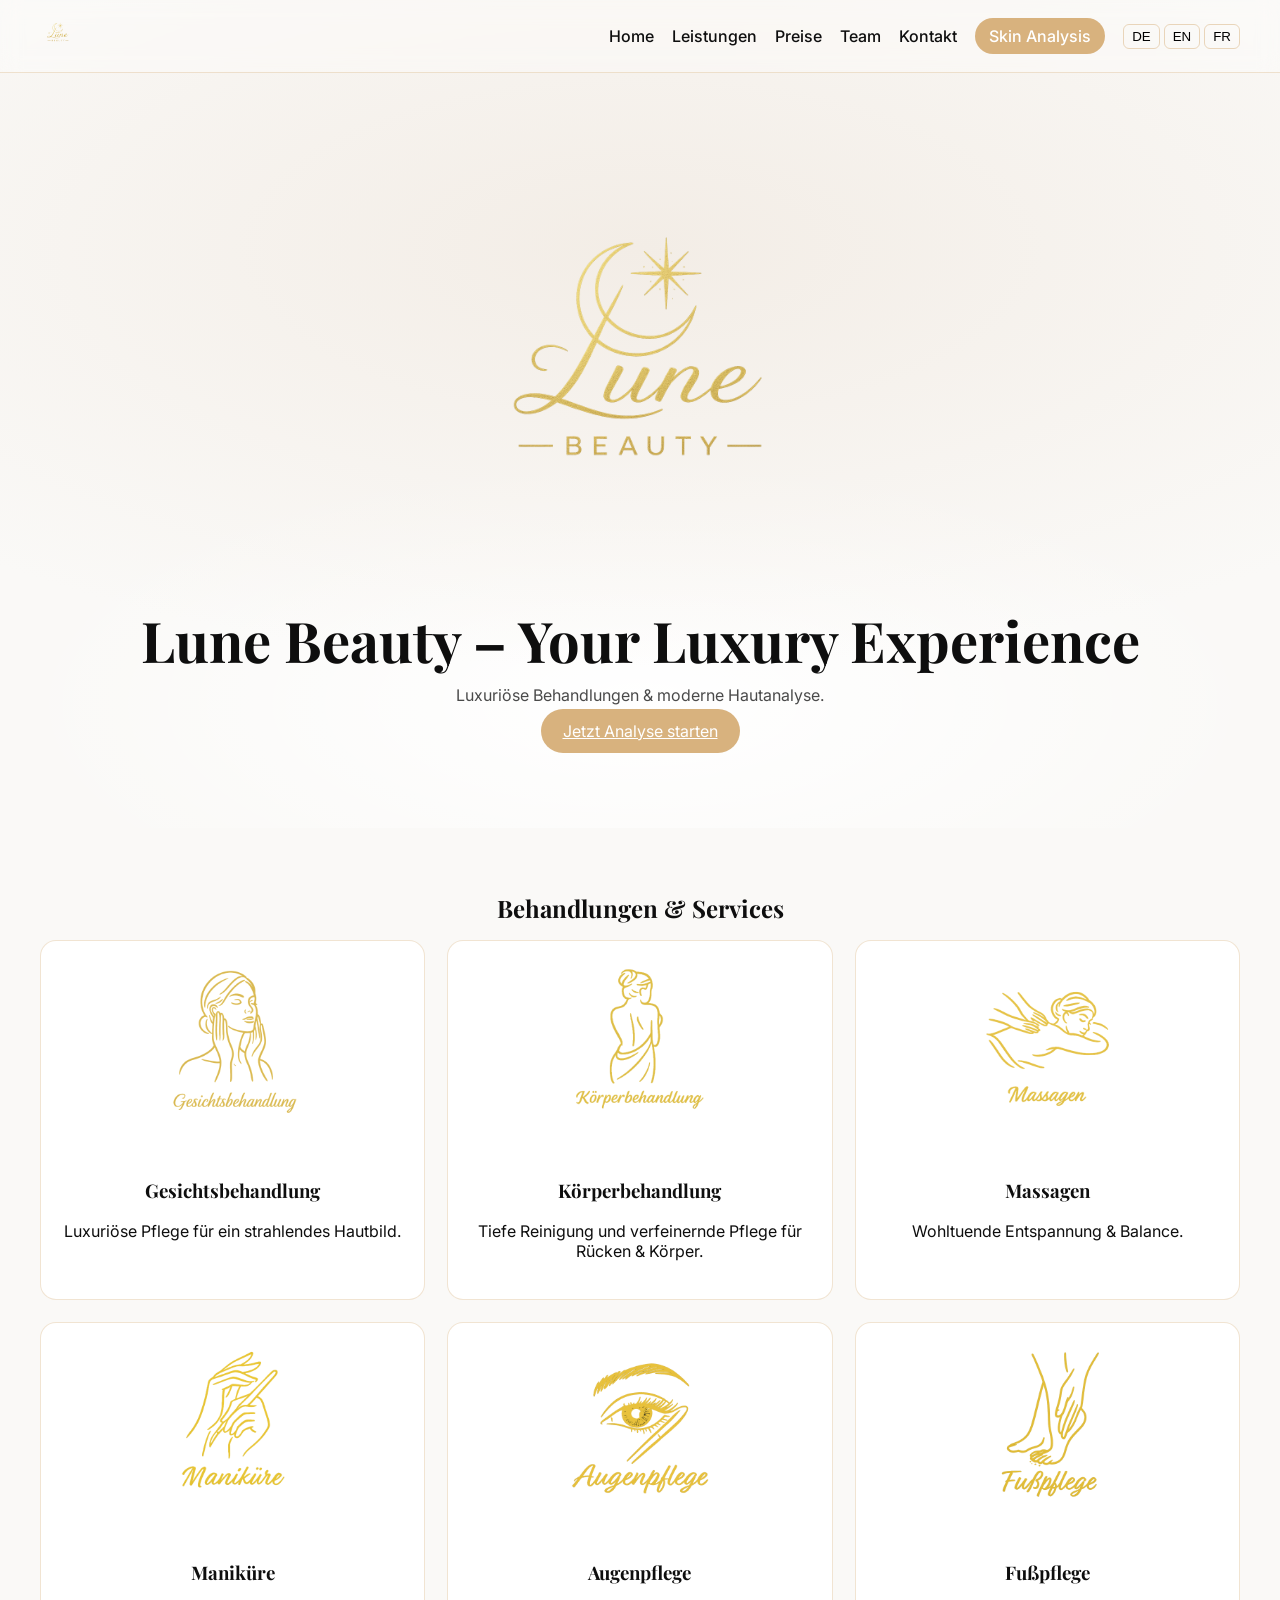
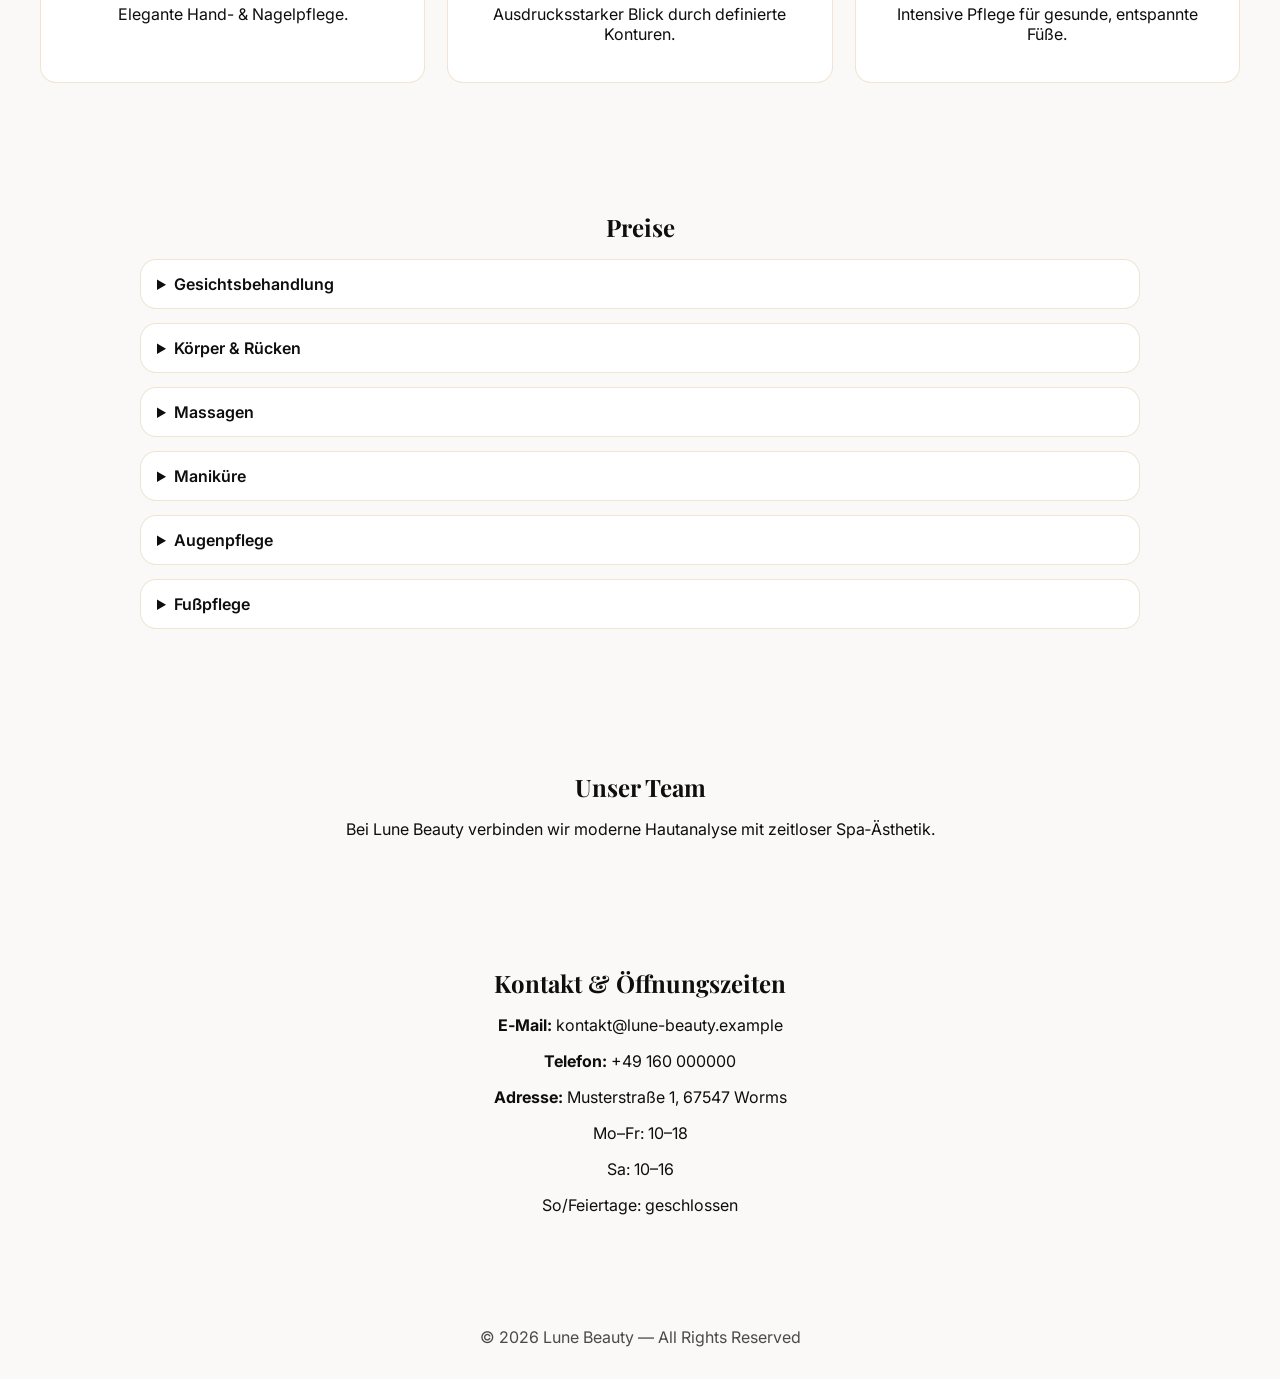
<file: index.html>
<!DOCTYPE html>
<html lang="de">
<head>
  <meta charset="UTF-8" />
  <meta name="viewport" content="width=device-width, initial-scale=1" />
  <title>Lune Beauty – Your Luxury Experience</title>
  <link href="https://fonts.googleapis.com/css2?family=Playfair+Display:wght@400;600;700&family=Inter:wght@300;400;500;600&display=swap" rel="stylesheet">
  <link rel="stylesheet" href="assets/css/base.css" />
  <link rel="stylesheet" href="assets/css/main.css" />
</head>
<body>
  <nav class="top-nav" id="topNav">
    <div class="nav-inner">
      <div class="brand">
        <img src="assets/img/Logo.png" alt="Lune Beauty" class="brand-logo" />
      </div>
      <ul class="nav-links">
        <li><a href="#hero" data-i18n="nav.home">Home</a></li>
        <li><a href="#services" data-i18n="nav.services">Leistungen</a></li>
        <li><a href="#pricing" data-i18n="nav.pricing">Preise</a></li>
        <li><a href="#team" data-i18n="nav.team">Team</a></li>
        <li><a href="#contact" data-i18n="nav.contact">Kontakt</a></li>
        <li><a class="cta" href="app.html" data-i18n="nav.analysis">Skin Analysis</a></li>
        <li class="lang-switch">
          <button data-lang="de">DE</button>
          <button data-lang="en">EN</button>
          <button data-lang="fr">FR</button>
        </li>
      </ul>
    </div>
  </nav>

  <header id="hero" class="hero">
    <div class="hero-texture" aria-hidden="true"></div>
    <div class="hero-content">
      <img src="assets/img/Logo.png" class="hero-logo" alt="Lune Beauty" />
      <h1 class="hero-title" data-i18n="hero.title">Lune Beauty – Your Luxury Experience</h1>
      <p class="hero-sub" data-i18n="hero.sub">Luxuriöse Behandlungen & moderne Hautanalyse.</p>
      <a class="gold-btn" href="app.html" data-i18n="hero.cta">Jetzt Analyse starten</a>
    </div>
  </header>

  <section id="services" class="section services">
    <h2 class="section-title" data-i18n="services.title">Behandlungen & Services</h2>
    <div class="grid-3x2">
      <article class="service-card" data-target="acc-face">
        <img src="assets/img/Gesichtsbehandlung.png" alt="Gesichtsbehandlung" />
        <h3 data-i18n="services.face.title">Gesichtsbehandlung</h3>
        <p data-i18n="services.face.desc">Luxuriöse Pflege für ein strahlendes Hautbild.</p>
      </article>
      <article class="service-card" data-target="acc-body">
        <img src="assets/img/Körperbehandlung.png" alt="Körperbehandlung" />
        <h3 data-i18n="services.body.title">Körperbehandlung</h3>
        <p data-i18n="services.body.desc">Tiefe Reinigung und verfeinernde Pflege für Rücken & Körper.</p>
      </article>
      <article class="service-card" data-target="acc-massage">
        <img src="assets/img/Massagen.png" alt="Massagen" />
        <h3 data-i18n="services.massage.title">Massagen</h3>
        <p data-i18n="services.massage.desc">Wohltuende Entspannung & Balance.</p>
      </article>
      <article class="service-card" data-target="acc-mani">
        <img src="assets/img/Maniküre.png" alt="Maniküre" />
        <h3 data-i18n="services.manicure.title">Maniküre</h3>
        <p data-i18n="services.manicure.desc">Elegante Hand- & Nagelpflege.</p>
      </article>
      <article class="service-card" data-target="acc-eye">
        <img src="assets/img/Augenpflege.png" alt="Augenpflege" />
        <h3 data-i18n="services.eyes.title">Augenpflege</h3>
        <p data-i18n="services.eyes.desc">Ausdrucksstarker Blick durch definierte Konturen.</p>
      </article>
      <article class="service-card" data-target="acc-feet">
        <img src="assets/img/Fußpflege.png" alt="Fußpflege" />
        <h3 data-i18n="services.feet.title">Fußpflege</h3>
        <p data-i18n="services.feet.desc">Intensive Pflege für gesunde, entspannte Füße.</p>
      </article>
    </div>
  </section>

  <section id="pricing" class="section">
    <h2 class="section-title" data-i18n="pricing.title">Preise</h2>
    <details id="acc-face" class="acc"><summary data-i18n="pricing.face">Gesichtsbehandlung</summary>
      <ul class="acc-list">
        <li><strong data-i18n="pricing.items.face.basic.title">Basis‑Gesichtsbehandlung</strong><p data-i18n="pricing.items.face.basic.desc">Sanfte Reinigung, Peeling, Maske und Pflege.</p><div class="price">65 €</div></li>
        <li><strong data-i18n="pricing.items.face.neck.title">Gesicht + Hals & Dekolleté</strong><p data-i18n="pricing.items.face.neck.desc">Erweiterte Intensivpflege für Gesicht & Dekolleté.</p><div class="price">81 €</div></li>
      </ul>
    </details>
    <details id="acc-body" class="acc"><summary data-i18n="pricing.body">Körper & Rücken</summary>
      <ul class="acc-list">
        <li><strong data-i18n="pricing.items.body.back.title">Kosmetische Rückenbehandlung</strong><p data-i18n="pricing.items.body.back.desc">Reinigung, Peeling und Pflege.</p><div class="price">81 €</div></li>
      </ul>
    </details>
    <details id="acc-massage" class="acc"><summary data-i18n="pricing.massage">Massagen</summary>
      <ul class="acc-list">
        <li><strong data-i18n="pricing.items.massage.per10.title">Massage (pro angefangene 10 Min.)</strong><p data-i18n="pricing.items.massage.per10.desc">Entspannende Massageeinheit nach Bedarf.</p><div class="price">15 €</div></li>
        <li><strong data-i18n="pricing.items.massage.a30.title">Aroma‑Massage – 30 Min.</strong><p data-i18n="pricing.items.massage.a30.desc">Harmonische Entspannung mit Aromaölen.</p><div class="price">54 €</div></li>
        <li><strong data-i18n="pricing.items.massage.a60.title">Aroma‑Massage – 60 Min.</strong><p data-i18n="pricing.items.massage.a60.desc">Tiefenentspannende Wellnessmassage.</p><div class="price">90 €</div></li>
      </ul>
    </details>
    <details id="acc-mani" class="acc"><summary data-i18n="pricing.manicure">Maniküre</summary>
      <ul class="acc-list">
        <li><strong data-i18n="pricing.items.mani.spa.title">Spa Maniküre</strong><p data-i18n="pricing.items.mani.spa.desc">Luxuspflege mit Peeling, Maske und Massage.</p><div class="price">40 €</div></li>
        <li><strong data-i18n="pricing.items.mani.classic.title">Klassische Maniküre</strong><p data-i18n="pricing.items.mani.classic.desc">Nagel- und Nagelhautpflege.</p><div class="price">35 €</div></li>
      </ul>
    </details>
    <details id="acc-eye" class="acc"><summary data-i18n="pricing.eyes">Augenpflege</summary>
      <ul class="acc-list">
        <li><strong data-i18n="pricing.items.eyes.pluck.title">Augenbrauen zupfen</strong><p data-i18n="pricing.items.eyes.pluck.desc">Präzises Formen.</p><div class="price">15 €</div></li>
        <li><strong data-i18n="pricing.items.eyes.tintb.title">Augenbrauen färben</strong><p data-i18n="pricing.items.eyes.tintb.desc">Langanhaltende Definition.</p><div class="price">15 €</div></li>
        <li><strong data-i18n="pricing.items.eyes.tintl.title">Wimpern färben</strong><p data-i18n="pricing.items.eyes.tintl.desc">Natürlich betont.</p><div class="price">29 €</div></li>
      </ul>
    </details>
    <details id="acc-feet" class="acc"><summary data-i18n="pricing.feet">Fußpflege</summary>
      <ul class="acc-list">
        <li><strong data-i18n="pricing.items.feet.basic.title">Basis Fußpflege</strong><p data-i18n="pricing.items.feet.basic.desc">Nagel- & Hornhautpflege.</p><div class="price">50 €</div></li>
        <li><strong data-i18n="pricing.items.feet.spa.title">Spa Fußpflege</strong><p data-i18n="pricing.items.feet.spa.desc">Peeling und Massage.</p><div class="price">65 €</div></li>
        <li><strong data-i18n="pricing.items.feet.coat.title">Lackieren: Unterlack & Überlack</strong><p data-i18n="pricing.items.feet.coat.desc">Lang anhaltender Glanz.</p><div class="price">15 €</div></li>
      </ul>
    </details>
  </section>

  <section id="team" class="section team">
    <h2 class="section-title" data-i18n="team.title">Unser Team</h2>
    <p class="centered" data-i18n="team.text">Bei Lune Beauty verbinden wir moderne Hautanalyse mit zeitloser Spa‑Ästhetik.</p>
  </section>

  <section id="contact" class="section contact">
    <h2 class="section-title" data-i18n="contact.title">Kontakt & Öffnungszeiten</h2>
    <div class="centered">
      <p><strong data-i18n="contact.emailL">E‑Mail:</strong> kontakt@lune-beauty.example</p>
      <p><strong data-i18n="contact.phoneL">Telefon:</strong> +49 160 000000</p>
      <p><strong data-i18n="contact.addrL">Adresse:</strong> Musterstraße 1, 67547 Worms</p>
      <div class="hours">
        <p data-i18n="contact.h1">Mo–Fr: 10–18</p>
        <p data-i18n="contact.h2">Sa: 10–16</p>
        <p data-i18n="contact.h3">So/Feiertage: geschlossen</p>
      </div>
    </div>
  </section>

  <footer class="footer">© <span id="year"></span> Lune Beauty — All Rights Reserved</footer>
  <script type="module" src="assets/js/i18n.js"></script>
  <script type="module" src="assets/js/ui.js"></script>
  <script src="assets/js/global.js"></script>
</body>
</html>
</file>
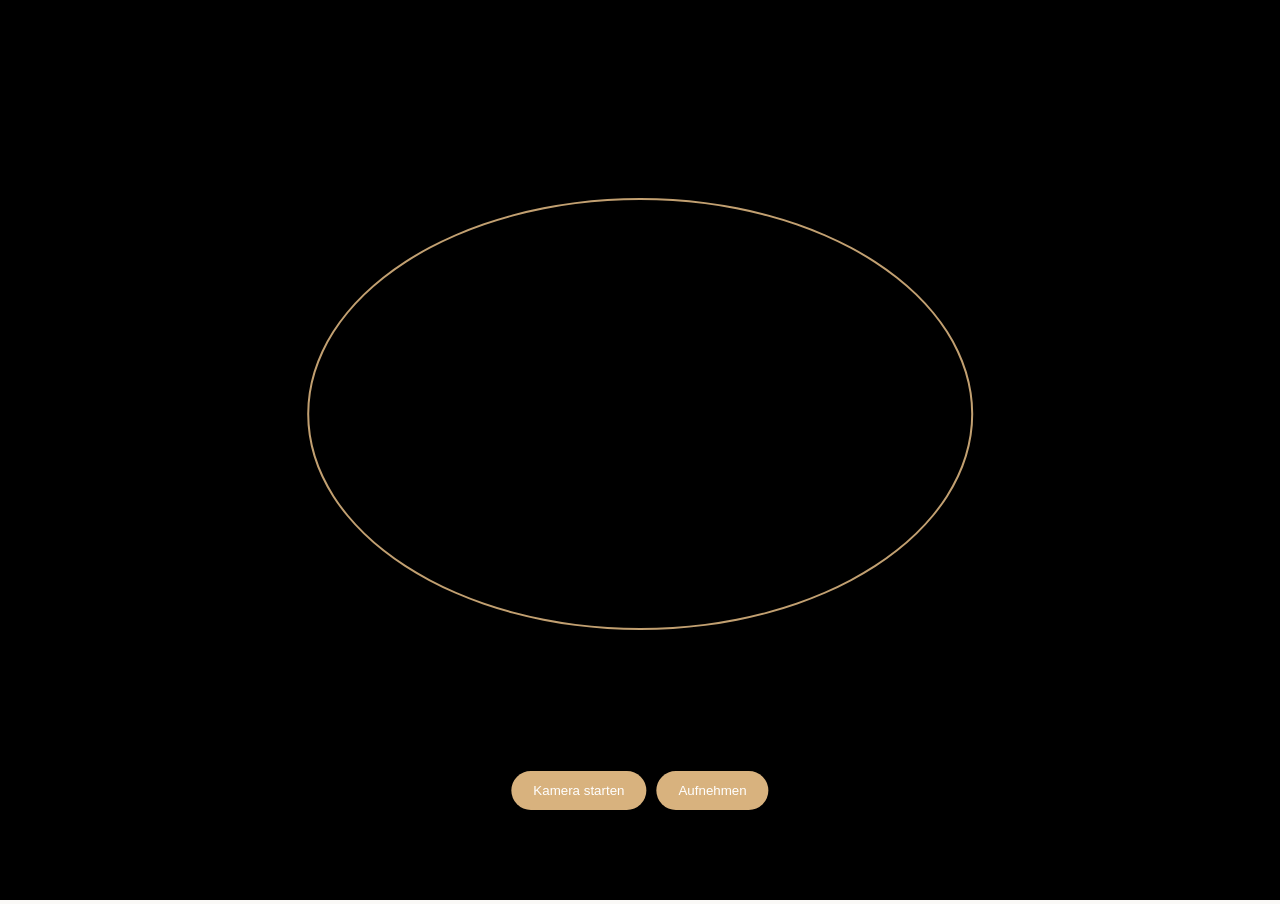
<file: app.html>
<!DOCTYPE html>
<html lang="de">
<head>
  <meta charset="UTF-8" />
  <meta name="viewport" content="width=device-width, initial-scale=1" />
  <title>Lune Beauty – AI Skin App</title>
  <link href="https://fonts.googleapis.com/css2?family=Playfair+Display:wght@400;600;700&family=Inter:wght@300;400;500;600&display=swap" rel="stylesheet">
  <link rel="stylesheet" href="assets/css/base.css" />
  <link rel="stylesheet" href="assets/css/app.css" />
</head>
<body>
  <div id="step1" class="step active">
    <div class="camera-wrap">
      <video id="video" playsinline autoplay muted></video>
      <div class="face-oval"></div>
      <div class="controls">
        <button id="btnStart" class="gold-btn" data-i18n="app.start">Kamera starten</button>
        <button id="btnFlip" class="gold-btn" style="display:none" data-i18n="app.flip">Wechseln</button>
        <button id="btnCapture" class="gold-btn" data-i18n="app.capture">Aufnehmen</button>
      </div>
    </div>
  </div>

  <div id="step2" class="step">
    <div class="result-card">
      <h2 data-i18n="app.analysis">Analyse</h2>
      <div class="gauge" id="gauge"></div>
      <p id="summary"></p>
      <button id="toStep3" class="gold-btn" data-i18n="app.continue">Weiter</button>
    </div>
  </div>

  <div id="step3" class="step">
    <div class="form-card">
      <h2 data-i18n="app.details">Details</h2>
      <label data-i18n="app.name">Name</label><input id="name" />
      <label style="margin-top:10px" data-i18n="app.email">E‑Mail</label><input id="email" type="email" />
      <div style="margin:14px 0">
        <label><input type="radio" name="plan" value="Essential — 19€" checked /> <span data-i18n="app.p1">Essential — 19€</span></label>
        <label style="margin-left:18px"><input type="radio" name="plan" value="Advanced — 49€" /> <span data-i18n="app.p2">Advanced — 49€</span></label>
      </div>
      <label>Prompt</label>
      <textarea id="prompt" rows="8"></textarea>
      <button id="submit" class="gold-btn" style="margin-top:12px" data-i18n="app.save">Speichern</button>
    </div>
  </div>

  <script type="module" src="assets/js/i18n.js"></script>
  <script type="module" src="assets/js/analysis.js"></script>
  <script type="module" src="assets/js/app.js"></script>
</body>
</html>
</file>
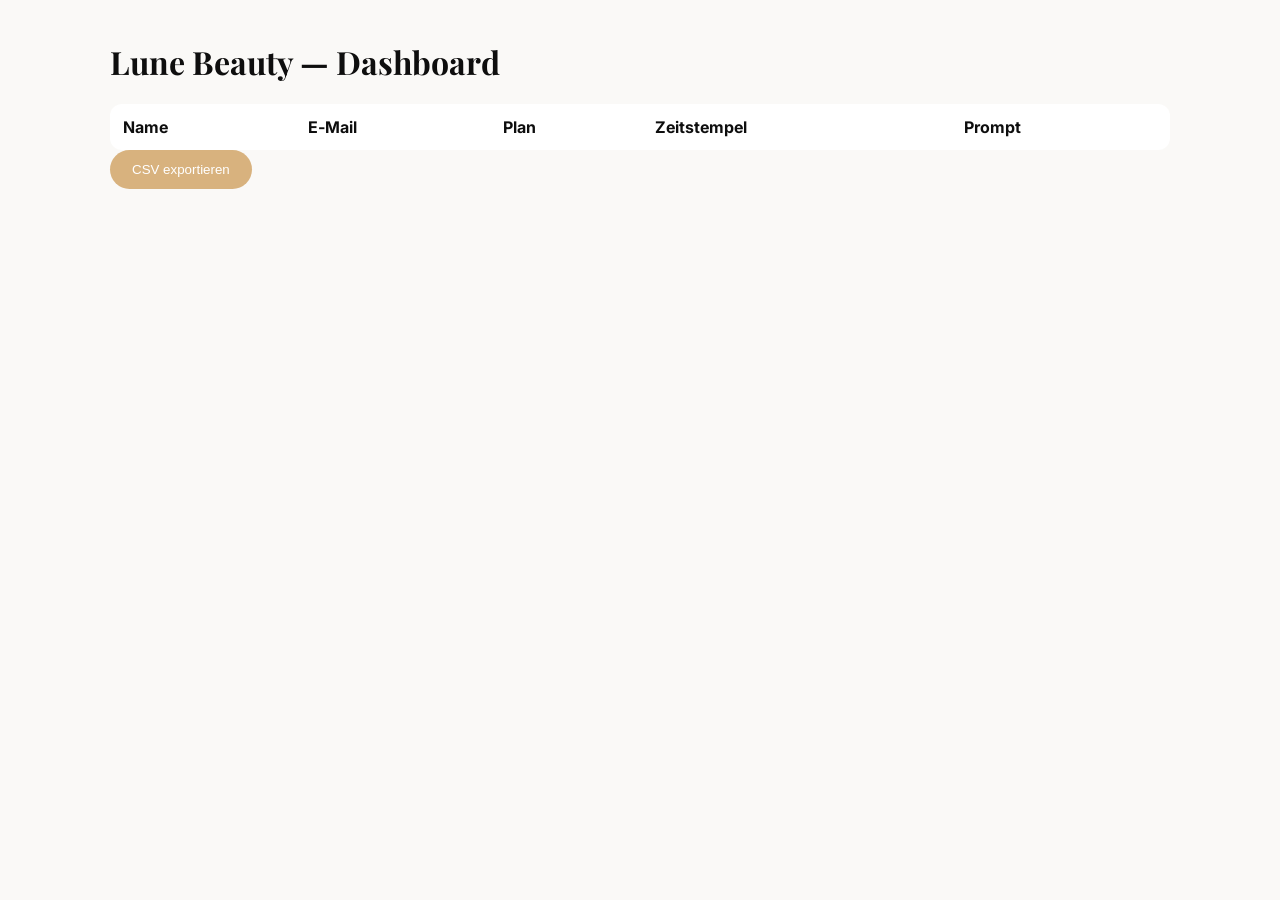
<file: dashboard.html>
<!DOCTYPE html>
<html lang="de">
<head>
  <meta charset="UTF-8" />
  <meta name="viewport" content="width=device-width, initial-scale=1" />
  <title>Lune Beauty — Dashboard</title>
  <link href="https://fonts.googleapis.com/css2?family=Playfair+Display:wght@400;600;700&family=Inter:wght@300;400;500;600&display=swap" rel="stylesheet">
  <link rel="stylesheet" href="assets/css/base.css" />
  <link rel="stylesheet" href="assets/css/dashboard.css" />
</head>
<body>
  <div class="dash">
    <h1>Lune Beauty — Dashboard</h1>
    <table class="table" id="tbl">
      <thead><tr><th data-i18n="dash.name">Name</th><th data-i18n="dash.email">E‑Mail</th><th data-i18n="dash.plan">Plan</th><th data-i18n="dash.ts">Zeitstempel</th><th>Prompt</th></tr></thead>
      <tbody></tbody>
    </table>
    <button id="export" class="gold-btn" data-i18n="dash.export">CSV exportieren</button>
  </div>
  <script type="module" src="assets/js/i18n.js"></script>
  <script type="module" src="assets/js/dashboard.js"></script>
</body>
</html>
</file>
<file: assets/css/base.css>
:root{ --gold:#D8B27E; --sand:#F3EDE6; --ceramic:#FAF9F7; --text:#0E0E0E; --muted:#4A4A4A; }
*{box-sizing:border-box}
body{margin:0;font-family:Inter,system-ui,-apple-system,Segoe UI,Roboto,Helvetica,Arial,sans-serif;background:var(--ceramic);color:var(--text)}
h1,h2,h3,.section-title{font-family:"Playfair Display",serif}
.gold-btn{background:var(--gold);border:none;color:#fff;border-radius:32px;padding:12px 22px;cursor:pointer}
.section{padding:64px 20px}
.section-title{text-align:center;margin:0 0 16px}
.centered{max-width:820px;margin:0 auto;text-align:center}
.footer{text-align:center;padding:32px;color:var(--muted)}
.lang-switch button{background:transparent;border:1px solid rgba(216,178,126,.5);padding:4px 8px;border-radius:6px;cursor:pointer}
</file>
<file: assets/css/main.css>
.top-nav{position:fixed;inset:0 auto auto 0;width:100%;padding:16px 24px;z-index:999;background:rgba(255,255,255,.35);backdrop-filter:blur(10px);border-bottom:1px solid rgba(216,178,126,.35)}
.nav-inner{max-width:1200px;margin:0 auto;display:flex;align-items:center;justify-content:space-between}
.brand-logo{height:36px}
.nav-links{list-style:none;display:flex;gap:18px;margin:0;padding:0;align-items:center}
.nav-links a{text-decoration:none;color:var(--text);font-weight:500}
.nav-links .cta{background:var(--gold);color:#fff;border-radius:24px;padding:8px 14px}
.hero{position:relative;min-height:92vh;display:flex;align-items:center;justify-content:center;text-align:center;padding-top:72px}
.hero-texture{position:absolute;inset:0;background:radial-gradient(1400px 600px at 50% 30%,var(--sand),transparent 70%),radial-gradient(900px 360px at 50% 85%,#fff,transparent 70%)}
.hero-content{position:relative;z-index:1}
/* HERO logo 4–5x bigger */
.hero-logo{height:420px;max-width:86vw;width:auto;margin-bottom:10px}
.hero-title{font-size:clamp(32px,6vw,56px);margin:8px 0}
.hero-sub{color:var(--muted);margin:6px 0 16px}
/* Services 3×2; image 2.5x bigger */
.grid-3x2{max-width:1200px;margin:0 auto;display:grid;gap:22px;grid-template-columns:repeat(3,1fr)}
@media(max-width:900px){.grid-3x2{grid-template-columns:repeat(2,1fr)}}
@media(max-width:560px){.grid-3x2{grid-template-columns:1fr}}
.service-card{background:#fff;border:1px solid rgba(216,178,126,.35);border-radius:16px;padding:22px;text-align:center;cursor:pointer;transition:.25s ease;}
.service-card:hover{transform:translateY(-2px);box-shadow:0 10px 26px rgba(0,0,0,.06)}
.service-card img{height:180px;object-fit:contain;margin-bottom:12px}
.acc{max-width:1000px;margin:14px auto;background:#fff;border:1px solid rgba(216,178,126,.35);border-radius:16px}
.acc>summary{cursor:pointer;padding:14px 16px;font-weight:600}
.acc[open]>summary{border-bottom:1px solid #eee}
.acc-list{list-style:none;margin:0;padding:10px 16px}
.acc-list li{display:grid;grid-template-columns:1fr auto;gap:8px;padding:8px 0;border-bottom:1px solid #f2f2f2}
.acc-list li:last-child{border-bottom:none}
.price{color:var(--gold);font-weight:600}
.team,.contact{text-align:center}
</file>
<file: assets/css/app.css>
.step{display:none}.step.active{display:block}
.camera-wrap{position:relative;height:100vh;background:#000}
#video{width:100%;height:100%;object-fit:cover}
.face-oval{position:absolute;top:22%;left:50%;transform:translateX(-50%);width:52%;height:48%;border:2px solid rgba(216,178,126,.9);border-radius:50%}
.controls{position:absolute;left:50%;transform:translateX(-50%);bottom:90px;display:flex;gap:10px}
.result-card,.form-card{max-width:760px;margin:40px auto;background:#fff;border:1px solid rgba(216,178,126,.35);border-radius:16px;padding:20px}
.gauge{width:240px;height:240px;margin:10px auto;position:relative}
.gauge svg{transform:rotate(-90deg)}
.gauge .score{position:absolute;inset:0;display:flex;align-items:center;justify-content:center;font-family:"Playfair Display",serif;font-size:2rem}
input,textarea{width:100%;padding:12px;border:1px solid #ddd;border-radius:10px}
</file>
<file: assets/css/dashboard.css>
.dash{max-width:1100px;margin:40px auto;padding:0 20px}
.table{width:100%;border-collapse:collapse;background:#fff;border:1px solid rgba(216,178,126,.35);border-radius:12px;overflow:hidden}
.table th,.table td{padding:12px;border-bottom:1px solid #eee;text-align:left}
.table tr:last-child td{border-bottom:none}
</file>
